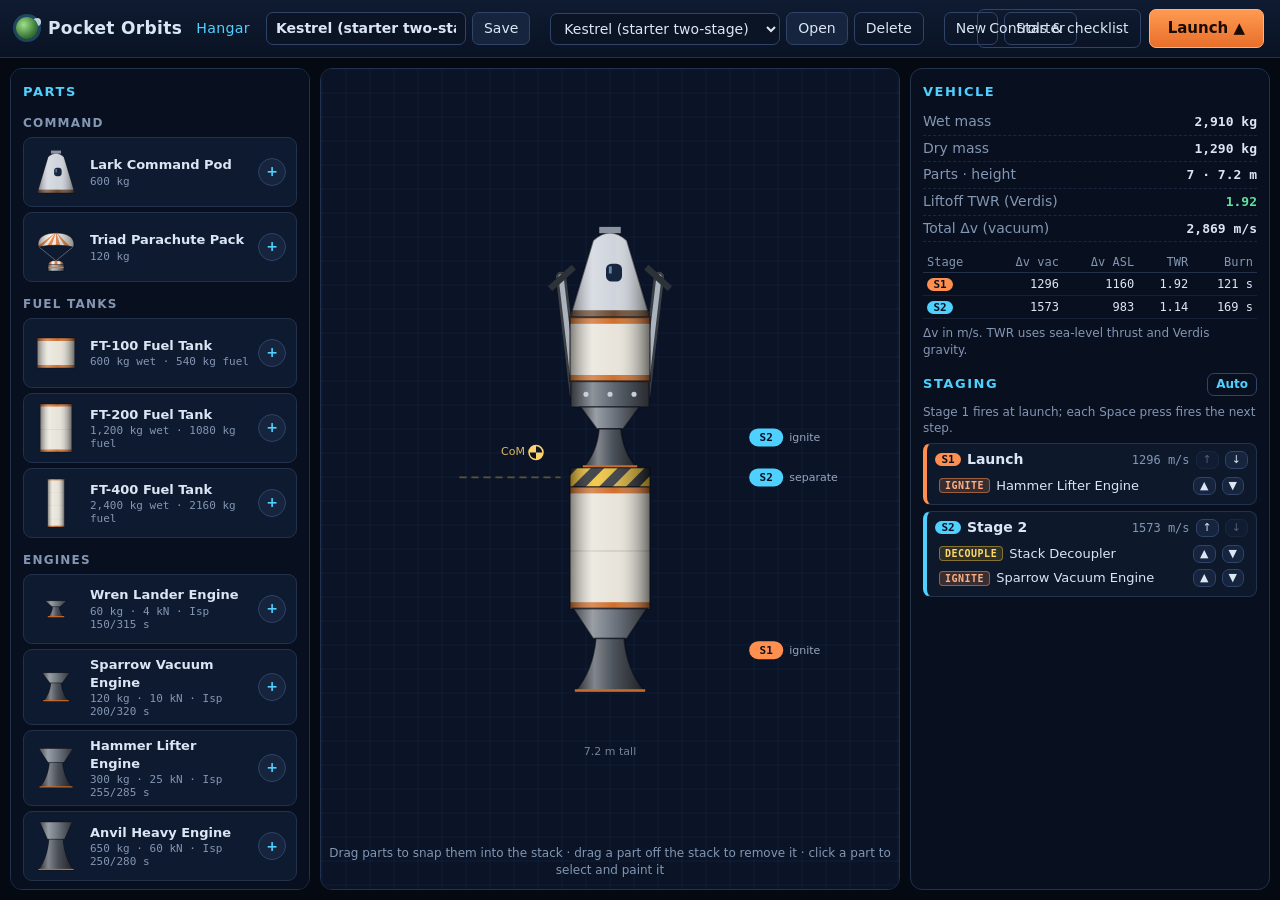
<file: index.html>
<!doctype html>
<html lang="en">
<head>
<meta charset="utf-8">
<meta name="viewport" content="width=device-width, initial-scale=1">
<title>Pocket Orbits</title>
<link rel="stylesheet" href="css/style.css">
</head>
<body>
<div id="app">

  <!-- ============================== HANGAR ============================== -->
  <section id="hangar" class="screen">
    <header class="bar">
      <div class="brand"><span class="logo"></span>Pocket Orbits <small>Hangar</small></div>
      <div class="design-controls">
        <input id="designName" maxlength="40" spellcheck="false" aria-label="Design name" placeholder="Design name">
        <button id="btnSave" title="Save this design in your browser (Ctrl+S)">Save</button>
        <span class="sep"></span>
        <select id="designSelect" aria-label="Saved designs and presets"></select>
        <button id="btnOpen">Open</button>
        <button id="btnDelete" class="ghost" title="Delete the selected saved design">Delete</button>
        <span class="sep"></span>
        <button id="btnNew" class="ghost">New</button>
        <button id="btnStarter" class="ghost" title="Load the ready-to-fly two-stage Kestrel">Starter</button>
      </div>
      <div class="bar-right">
        <button id="btnHelpH" class="ghost">Controls &amp; checklist</button>
        <button id="btnLaunch" class="primary">Launch ▲</button>
      </div>
    </header>
    <div class="hangar-body">
      <aside id="catalog" class="panel scroll"></aside>
      <main id="assembly">
        <canvas id="stackCanvas"></canvas>
        <div id="selToolbar" class="hidden">
          <button data-act="up" title="Move up (Alt+↑)">▲ Up</button>
          <button data-act="down" title="Move down (Alt+↓)">▼ Down</button>
          <button data-act="remove" class="danger" title="Remove (Delete)">✕ Remove</button>
        </div>
        <div class="assembly-hint">Drag parts to snap them into the stack · drag a part off the stack to remove it · click a part to select and paint it</div>
      </main>
      <aside id="info" class="panel scroll">
        <section id="paintSection" class="hidden"></section>
        <section><h2>Vehicle</h2><div id="stats"></div></section>
        <section><h2>Staging <button id="btnAutoStage" class="small ghost" title="Restore the default staging order">Auto</button></h2>
          <p class="note">Stage 1 fires at launch; each Space press fires the next step.</p>
          <div id="staging"></div></section>
        <section id="warnings"></section>
      </aside>
    </div>
    <div id="hangarToast" class="toast"></div>
    <canvas id="dragGhost" width="96" height="112"></canvas>
  </section>

  <!-- ============================== FLIGHT ============================== -->
  <section id="flight" class="screen hidden">
    <canvas id="view"></canvas>
    <div id="vignette" aria-hidden="true"></div>
    <div id="topbar">
      <div id="situation"></div>
      <div id="clock"></div>
      <div id="warpBox">
        <button id="wDown" title="Slower warp ( , )">◀◀</button>
        <div class="warp-mid"><b id="warpLabel">1×</b><small id="warpMode">real time</small></div>
        <button id="wUp" title="Faster warp ( . )">▶▶</button>
        <button id="wStop" class="small" title="Real time ( / )">1×</button>
        <div id="warpNote"></div>
      </div>
      <div class="top-right">
        <button id="btnSound" title="Sound on/off (U)">Sound · U</button>
        <button id="btnMap" title="Toggle map view (M)">Map · M</button>
        <button id="btnHelpF" title="Controls and checklist (H)">Help · H</button>
        <button id="btnMenu" title="Pause menu (Esc)">Menu · Esc</button>
      </div>
    </div>
    <div id="telemetry" class="panel hud"></div>
    <div id="stageStack" class="panel hud"></div>
    <div id="hudCenter">
      <div id="alerts" role="status" aria-live="assertive"></div>
      <div id="messages" aria-live="polite"></div>
    </div>
    <div id="mapPanel" class="panel hud hidden"></div>
    <div id="nodePanel" class="panel hud hidden"></div>
    <div id="controls" class="panel hud">
      <div class="ctl dial-wrap"><canvas id="dial" width="150" height="150"></canvas><small>attitude · ◯ prograde · ⊗ retrograde</small></div>
      <div class="ctl throttle">
        <div class="ctl-title">Throttle <b id="throttleLabel">100%</b></div>
        <div class="thr-row">
          <div class="thr-gauge"><i id="throttleFill"></i></div>
          <input id="throttleSlider" type="range" min="0" max="100" value="100" orient="vertical" aria-label="Throttle">
          <div class="thr-btns">
            <button id="thrMax" title="Full throttle (Z)">MAX <small>Z</small></button>
            <button id="thrUp" title="Throttle up (W / ↑, Shift = fine)">▲ <small>W</small></button>
            <button id="thrDown" title="Throttle down (S / ↓, Shift = fine)">▼ <small>S</small></button>
            <button id="thrCut" title="Cut throttle (X)">CUT <small>X</small></button>
          </div>
        </div>
      </div>
      <div class="ctl attitude">
        <div class="ctl-title">Attitude</div>
        <div class="rot-row">
          <button id="rotL" title="Rotate left (A / ←)">⟲ <small>A</small></button>
          <button id="rotR" title="Rotate right (D / →)">⟳ <small>D</small></button>
        </div>
        <div id="sasButtons">
          <button data-mode="stability" title="Hold current attitude (T toggles)">STABILITY <small>T</small></button>
          <button data-mode="off" title="Free rotation">SAS OFF</button>
          <button data-mode="prograde" title="Point along velocity (P)">PROGRADE <small>P</small></button>
          <button data-mode="retrograde" title="Point against velocity (R)">RETROGRADE <small>R</small></button>
          <button data-mode="maneuver" class="wide" title="Point along the next maneuver burn (V)">MANEUVER <small>V</small></button>
        </div>
      </div>
      <button id="btnStage" class="stage-btn" title="Activate next stage (Space)">STAGE<small>Space</small></button>
    </div>
    <div id="outcome" class="modal hidden"></div>
    <div id="menu" class="modal hidden">
      <div class="card">
        <h2>Paused</h2>
        <label class="volume-row">Sound volume <input id="volumeSlider" type="range" min="0" max="100" value="80" aria-label="Sound volume"><b id="volumeLabel">80%</b></label>
        <div class="actions vertical">
          <button data-act="resume" class="primary">Resume</button>
          <button data-act="revert">Revert to launch</button>
          <button data-act="hangar">Back to hangar</button>
          <button data-act="help">Controls &amp; checklist</button>
        </div>
      </div>
    </div>
  </section>

  <!-- ============================== HELP ============================== -->
  <div id="help" class="modal hidden">
    <div class="card help-card scroll">
      <button class="close" data-close aria-label="Close">✕</button>
      <h2>Controls</h2>
      <div class="keys">
        <div><kbd>Space</kbd> Activate next stage</div>
        <div><kbd>W</kbd>/<kbd>S</kbd> or <kbd>↑</kbd>/<kbd>↓</kbd> Throttle up / down (<kbd>Shift</kbd> = fine)</div>
        <div><kbd>Z</kbd> Full throttle · <kbd>X</kbd> Cut throttle</div>
        <div><kbd>A</kbd>/<kbd>D</kbd> or <kbd>←</kbd>/<kbd>→</kbd> Rotate left / right</div>
        <div><kbd>T</kbd> Stability assist on/off · <kbd>P</kbd> Hold prograde · <kbd>R</kbd> Hold retrograde</div>
        <div><kbd>V</kbd> Hold maneuver burn · <kbd>Del</kbd> Delete selected maneuver node</div>
        <div><kbd>U</kbd> Sound on/off (volume in the <kbd>Esc</kbd> menu)</div>
        <div><kbd>.</kbd> Faster warp · <kbd>,</kbd> Slower warp · <kbd>/</kbd> Real time</div>
        <div><kbd>M</kbd> Map view · <kbd>Tab</kbd> Map focus · <kbd>N</kbd> Next target</div>
        <div>Wheel or <kbd>+</kbd>/<kbd>−</kbd> Zoom · <kbd>H</kbd> This help · <kbd>Esc</kbd> Pause menu</div>
      </div>
      <p class="note">Time warp above 4× only works while coasting outside the atmosphere. It slows down by itself before
        sphere-of-influence changes, atmospheric entry, the ground and the start of a planned maneuver burn.</p>

      <h2>Parachutes (Verdis only)</h2>
      <ul>
        <li>The <b>Triad Parachute Pack</b> goes on top of the pod and fires as the last stage. Press <kbd>Space</kbd> to arm it
          any time; it opens by itself.</li>
        <li>Falling through the air below 8 km and under 250 m/s, two <b>drogues</b> open. Below 2.5 km and under 90 m/s, the
          three <b>mains</b> open one after another and the drogues are cut away.</li>
        <li>Under the mains the craft hangs upright and can't be steered, touchdowns up to 7 m/s are safe, and time warp
          goes up to 50×. The HUD's <b>TOUCHDOWN</b> row (and the map) give the time and speed to expect; a heavy craft
          may need a short engine burn at the end.</li>
      </ul>

      <h2>Cautions and warnings</h2>
      <ul>
        <li><b>Cautions</b> appear as amber ⚠ strips under the warp control, with a two-tone chime: <i>Stage empty</i> (the
          <b>STAGE</b> button pulses too), <i>Low fuel</i>, and near the ground <i>Sink rate</i>, <i>Drift</i>, <i>Tilt</i> and
          <i>Steep ground</i>.</li>
        <li>A <b>warning</b> is red: the screen edges flash and it beeps. <i>Sink rate · burn now</i> means that even at
          full thrust you will only just slow to a safe touchdown speed before the ground.</li>
        <li>HUD rows that need attention get a ⚠ and turn amber or red. <b>PERIAPSIS</b> gets a ✓ once the orbit clears the
          atmosphere (or the surface).</li>
      </ul>

      <h2>Maneuver nodes</h2>
      <ul>
        <li>In the map (<kbd>M</kbd>), <b>click your trajectory</b> to add a node there. Its dashed path shows the orbit after the burn,
          with apoapsis, periapsis and moon encounters, computed with the same rules as flight.</li>
        <li>Drag the green <b>prograde/retrograde</b> or cyan <b>radial</b> handles: the farther you pull, the faster Δv changes.
          Or use the node panel's buttons (hold to repeat) and type exact values.</li>
        <li>Drag the node itself along the path, or use the time buttons (±1 s … ± one orbit), to move it in time.</li>
        <li>Click the planned (dashed) path to chain another node, e.g. plan the capture at the moon before leaving.</li>
        <li>To reach a moon, target it: the map panel shows the phase angle and when to burn. Click your path where you will be
          at that moment (the node panel's “Node in” tells you), give the node about the suggested prograde Δv, then fine-tune
          until the dashed path shows the encounter.</li>
        <li>To fly it: <b>Warp to burn</b> (warp stops 10 s before the burn starts), press <kbd>V</kbd> to hold the burn direction
          (blue marker on the dial), and throttle up when “Start burn” says NOW. Remaining Δv counts down; cut the throttle
          near zero and the node removes itself.</li>
      </ul>

      <h2>Flight checklist — Kestrel starter</h2>
      <h3>1 · Reach orbit</h3>
      <ol>
        <li>In the hangar press <b>Launch ▲</b>. Throttle starts at 100%.</li>
        <li>Press <kbd>Space</kbd>: the Hammer engine lights and you lift off.</li>
        <li>At <b>500 m</b> altitude hold <kbd>D</kbd> until the attitude dial reads <b>25° R</b>, then let go. Stability assist holds the tilt.</li>
        <li>When the green prograde marker on the dial swings up to the yellow needle (about 1.5 km), press <kbd>P</kbd>. The rocket now gravity-turns on its own.</li>
        <li>Watch <b>APOAPSIS</b>. When it reaches <b>30 km</b> (about T+1:40, 11 km up), press <kbd>X</kbd>.</li>
        <li>Above 15 km press <kbd>.</kbd> to warp toward apoapsis. Return to real time when the apoapsis timer shows ~15 s.</li>
        <li>About <b>5–10 s before apoapsis</b> (still holding prograde) press <kbd>Z</kbd>. Cut with <kbd>X</kbd> as soon as <b>PERIAPSIS</b> passes <b>20 km</b>. You are in orbit (about 30 × 20 km). The booster keeps its leftover fuel for the next burn.</li>
      </ol>
      <h3>2 · Intercept the inner moon, Pock</h3>
      <ol>
        <li>Press <kbd>M</kbd> for the map and click <b>Pock</b> (or <kbd>N</kbd>) to target it.</li>
        <li>The map panel shows the phase angle and “Transfer burn ≈ 170 m/s prograde in …”. Warp until that countdown is a few seconds.</li>
        <li><kbd>P</kbd> then <kbd>Z</kbd>. Press <kbd>Space</kbd> when the booster runs dry (the Sparrow takes over).</li>
        <li>When the trajectory shows <b>Encounter Pock</b>, slow the throttle (<kbd>S</kbd>) and keep burning until the orange Pock periapsis reads <b>3–9 km</b>. Then <kbd>X</kbd>.</li>
        <li>Warp freely: it backs off automatically before the sphere-of-influence boundary.</li>
      </ol>
      <h3>3 · Enter lunar orbit and land</h3>
      <ol>
        <li>After “Entered Pock’s sphere of influence”, warp until the periapsis timer reads ~40 s.</li>
        <li><kbd>R</kbd> (retrograde) and <kbd>Z</kbd>: burn until an apoapsis appears below ~15 km. Pock’s gravity reaches only ~21 km up. <kbd>X</kbd>.</li>
        <li>To deorbit: <kbd>R</kbd>, <kbd>Z</kbd> until <b>PERIAPSIS</b> is below −3 km, then <kbd>X</kbd>.</li>
        <li>Warp down (it slows near the ground). Keep retrograde hold. At about <b>500 m RADAR</b>, throttle up and keep the descent rate near RADAR ÷ 10. A red <b>SINK RATE · BURN NOW</b> means full throttle, now.</li>
        <li>Below ~50 m, once horizontal speed is under 1 m/s: <kbd>T</kbd> (stability), stand upright with <kbd>A</kbd>/<kbd>D</kbd> and settle down slowly.</li>
        <li>Safe touchdown with legs: descent ≤ 6 m/s, horizontal ≤ 3 m/s, tilt ≤ 12°, ground slope ≤ 25° (the HUD's <b>GROUND</b> row shows slope).</li>
      </ol>
      <p class="note">Crashed? Press <b>Revert to launch</b> or <b>Back to hangar</b> on the result card, or open the <kbd>Esc</kbd> menu.</p>
    </div>
  </div>
</div>

<script src="js/config.js"></script>
<script src="js/orbit.js"></script>
<script src="js/system.js"></script>
<script src="js/planets.js"></script>
<script src="js/craft.js"></script>
<script src="js/paint.js"></script>
<script src="js/coast.js"></script>
<script src="js/maneuver.js"></script>
<script src="js/sim.js"></script>
<script src="js/render.js"></script>
<script src="js/audio.js"></script>
<script src="js/hangar.js"></script>
<script src="js/flightui.js"></script>
<script src="js/main.js"></script>
</body>
</html>
</file>
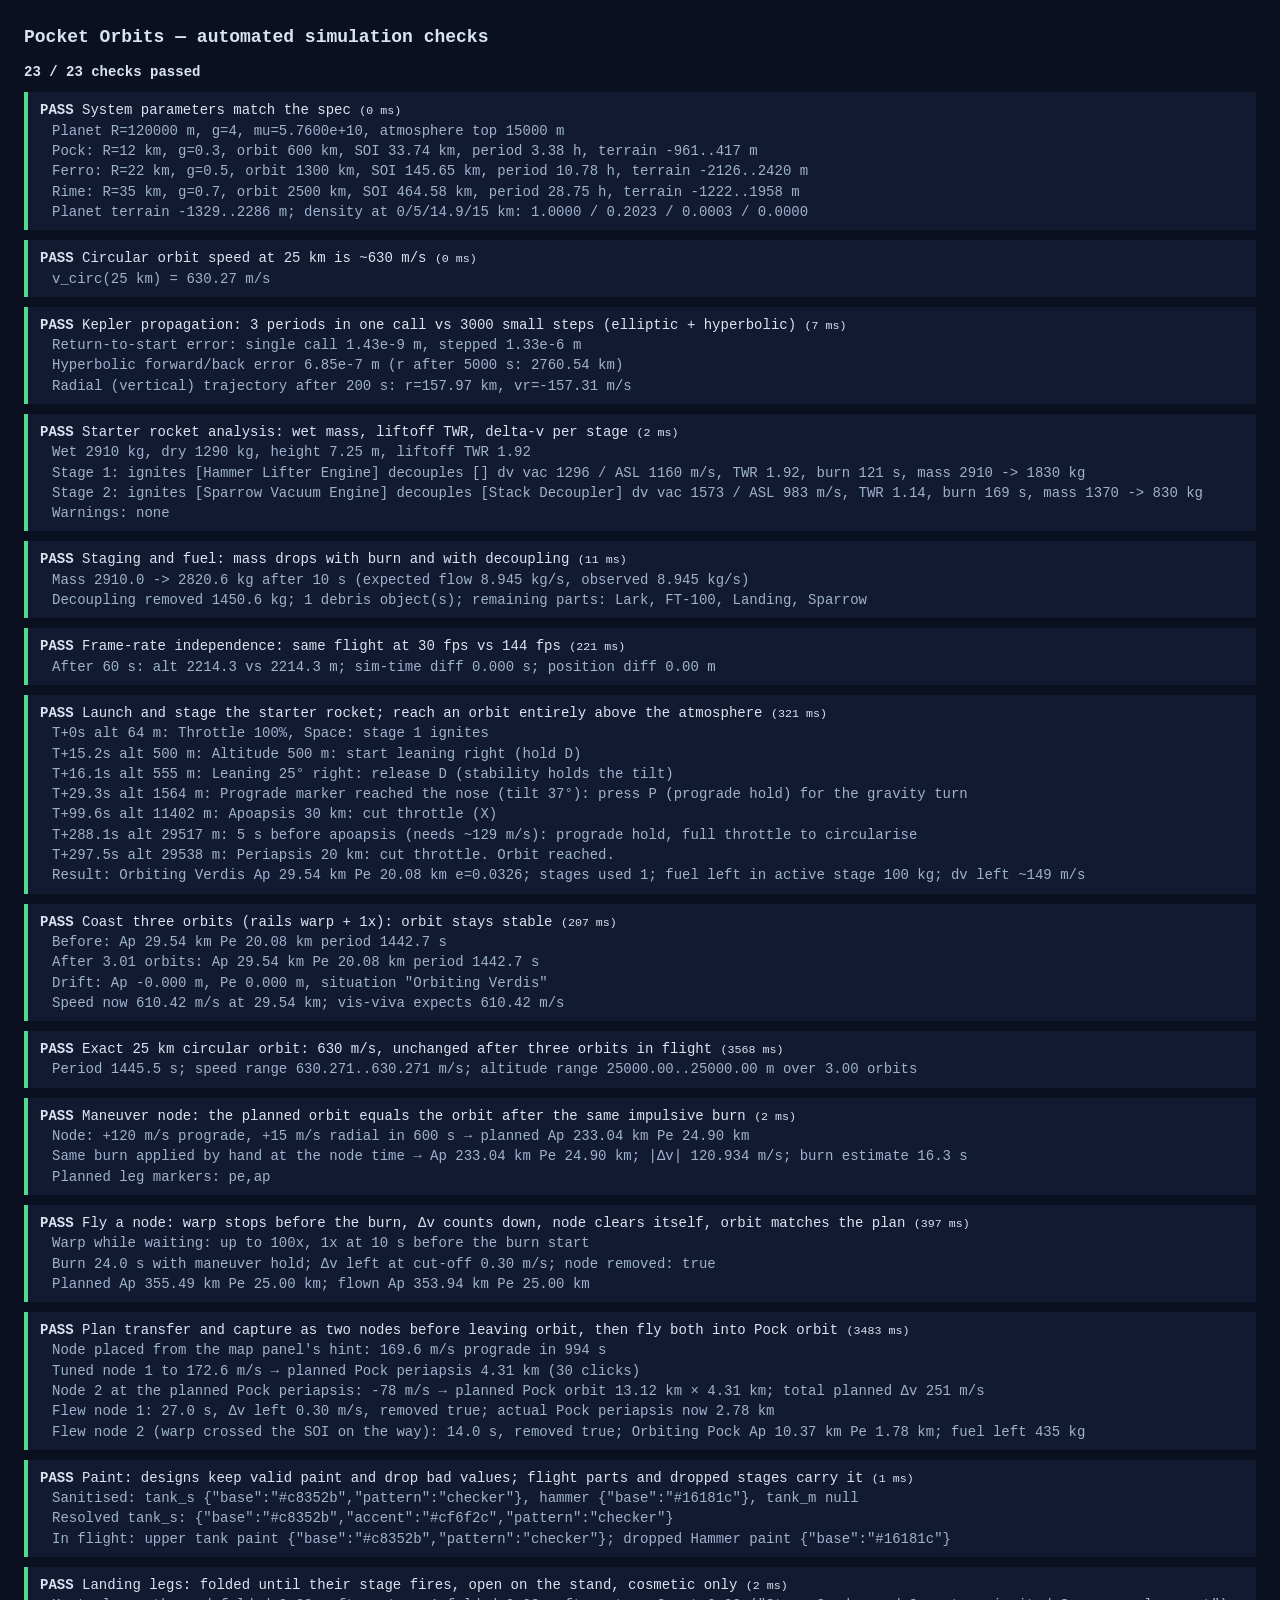
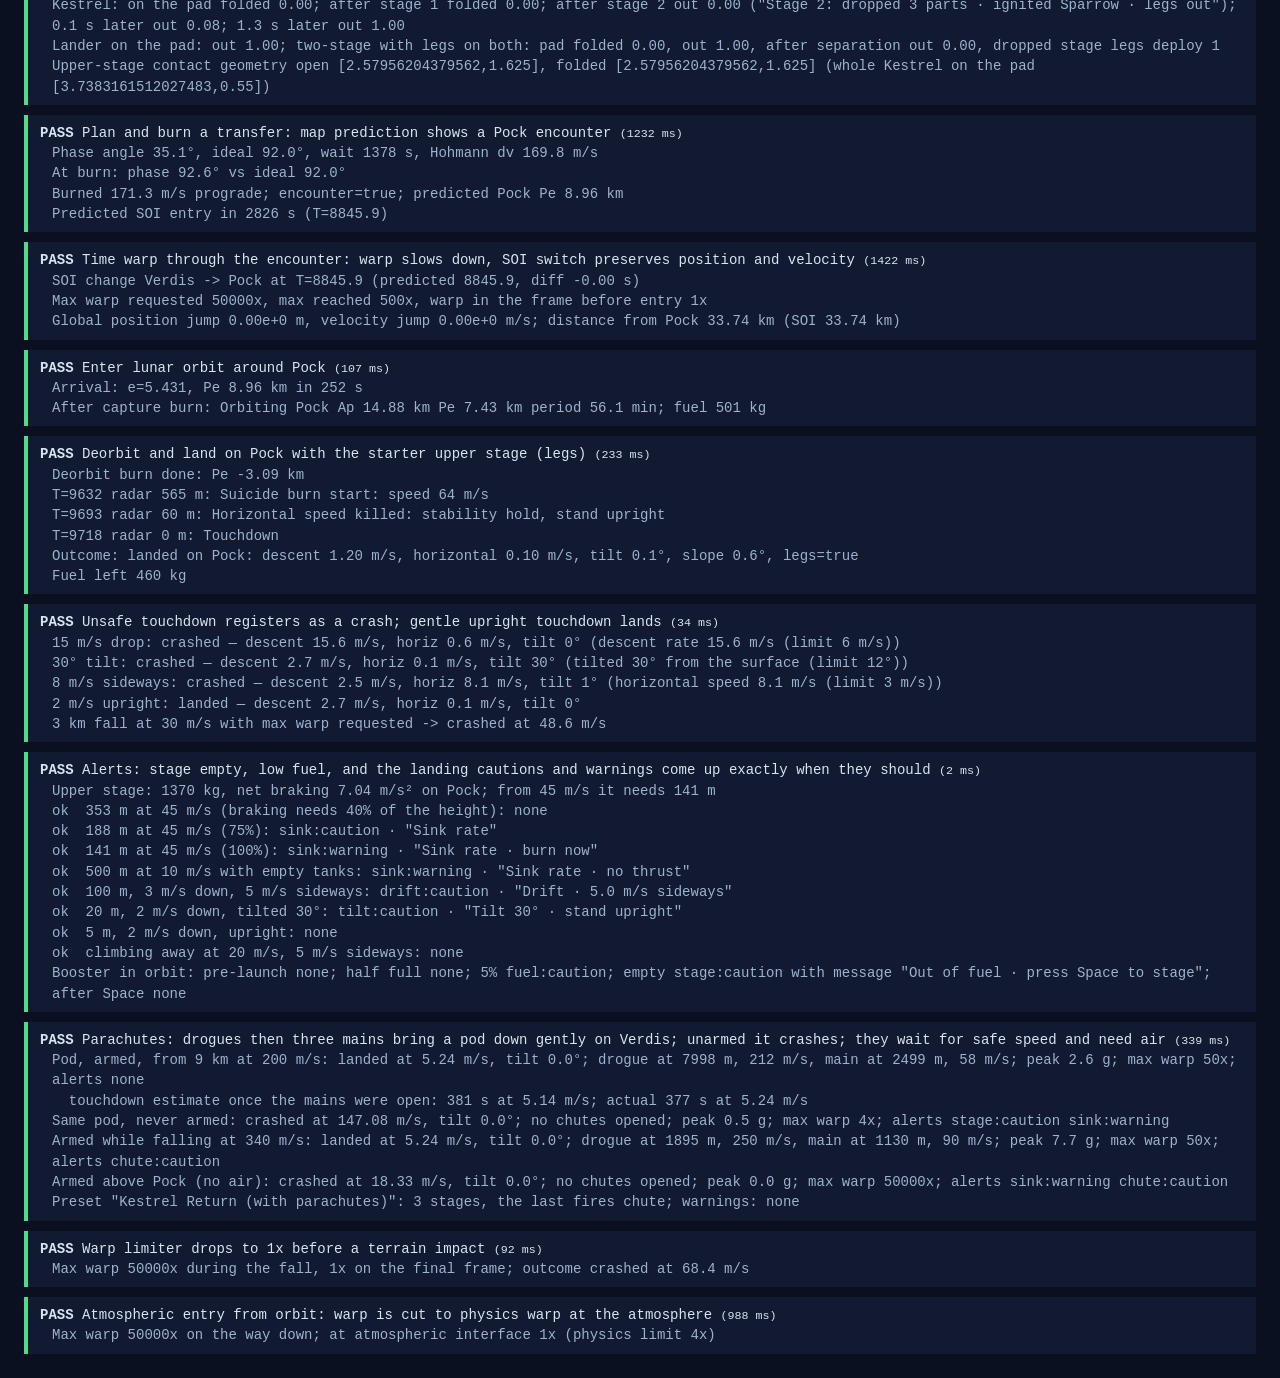
<file: tests/index.html>
<!doctype html>
<html lang="en">
<head>
<meta charset="utf-8">
<meta name="viewport" content="width=device-width, initial-scale=1">
<title>Pocket Orbits — core checks</title>
<style>
  body { font: 14px/1.45 ui-monospace, Menlo, Consolas, monospace; background: #0b1020; color: #d9e4f2; margin: 24px; }
  h1 { font-size: 18px; }
  .t { margin: 10px 0; padding: 8px 12px; border-left: 4px solid #555; background: #111a30; }
  .pass { border-color: #4fdc8a; } .fail { border-color: #ff5d5d; }
  .d { color: #9fb2cc; white-space: pre-wrap; margin-left: 12px; }
  #summary { font-weight: bold; }
</style>
</head>
<body>
<h1>Pocket Orbits — automated simulation checks</h1>
<div id="summary">Running…</div>
<div id="out"></div>
<script src="../js/config.js"></script>
<script src="../js/orbit.js"></script>
<script src="../js/system.js"></script>
<script src="../js/craft.js"></script>
<script src="../js/paint.js"></script>
<script src="../js/coast.js"></script>
<script src="../js/maneuver.js"></script>
<script src="../js/sim.js"></script>
<script src="pilots.js"></script>
<script>
  // Run after first paint so the page shows "Running…" while the missions fly.
  setTimeout(function () {
    const s = document.createElement('script');
    s.src = 'core-tests.js';
    s.onload = function () {
      const R = window.TEST_RESULTS.results;
      const out = document.getElementById('out');
      R.forEach(function (r) {
        const div = document.createElement('div');
        div.className = 't ' + (r.pass ? 'pass' : 'fail');
        div.innerHTML = '<b>' + (r.pass ? 'PASS' : 'FAIL') + '</b> ' + r.name + ' <small>(' + r.ms + ' ms)</small>';
        const dd = document.createElement('div');
        dd.className = 'd';
        dd.textContent = r.details.join('\n');
        div.appendChild(dd);
        out.appendChild(div);
      });
      const passed = R.filter(function (r) { return r.pass; }).length;
      document.getElementById('summary').textContent = passed + ' / ' + R.length + ' checks passed';
      window.TESTS_DONE = true;
    };
    document.body.appendChild(s);
  }, 50);
</script>
</body>
</html>
</file>
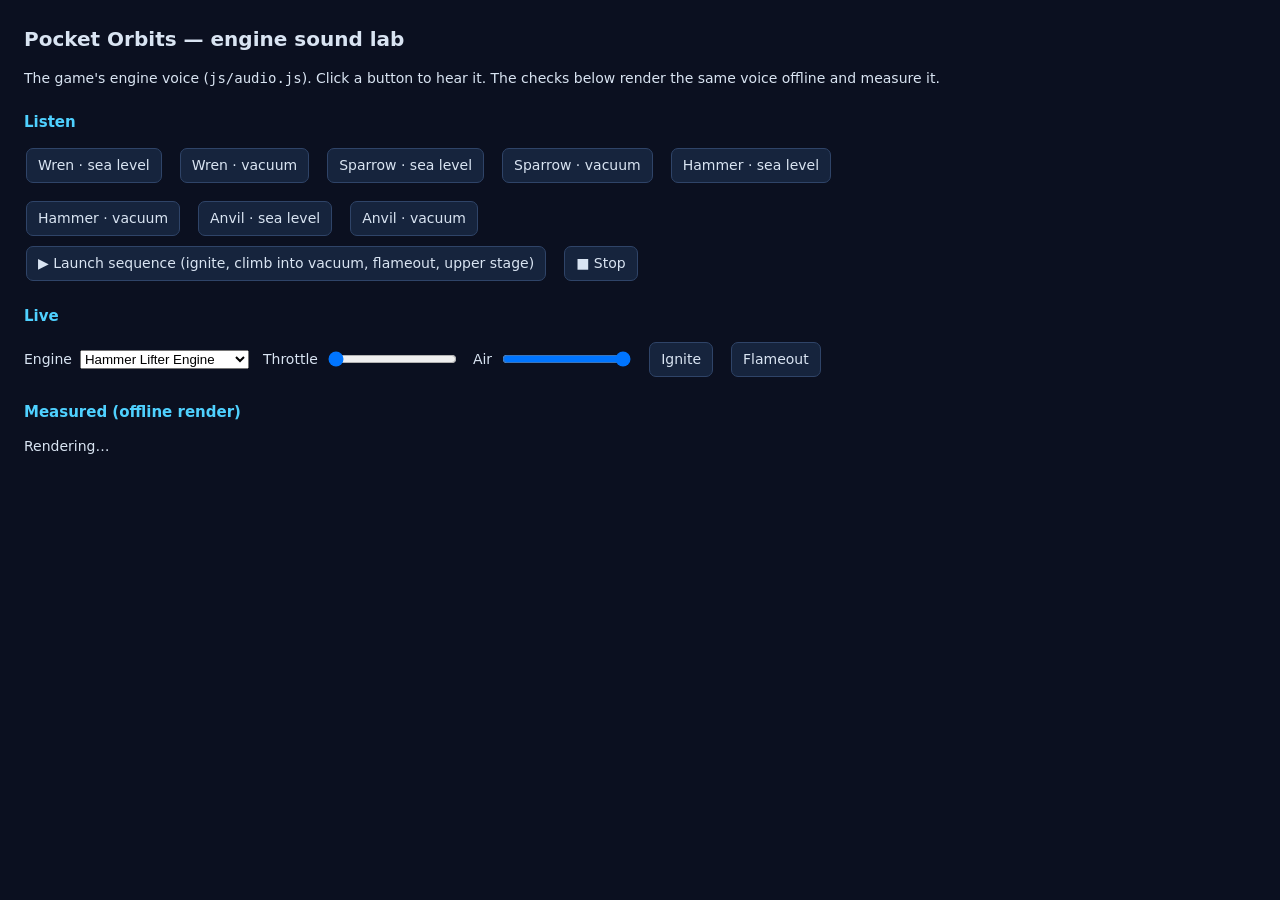
<file: tests/audio.html>
<!doctype html>
<html lang="en">
<head>
<meta charset="utf-8">
<meta name="viewport" content="width=device-width, initial-scale=1">
<title>Pocket Orbits — sound lab</title>
<style>
  body { font: 14px/1.5 system-ui, sans-serif; background: #0b1020; color: #d9e4f2; margin: 24px; max-width: 980px; }
  h1 { font-size: 20px; } h2 { font-size: 15px; color: #4fd1ff; margin-top: 22px; }
  button { font: inherit; color: inherit; background: #16243d; border: 1px solid #2f4468; border-radius: 7px; padding: 6px 11px; cursor: pointer; margin: 2px; }
  button:hover { background: #1d3152; }
  .row { display: flex; gap: 14px; align-items: center; flex-wrap: wrap; margin: 6px 0; }
  label { display: flex; gap: 8px; align-items: center; }
  table { border-collapse: collapse; font: 12px ui-monospace, Menlo, Consolas, monospace; margin-top: 8px; }
  td, th { padding: 3px 10px; border-bottom: 1px solid #22324d; text-align: right; }
  th:first-child, td:first-child { text-align: left; }
  .pass { color: #5fe39a; } .fail { color: #ff5d5d; }
  #checks div { font: 12px ui-monospace, Menlo, Consolas, monospace; }
</style>
</head>
<body>
<h1>Pocket Orbits — engine sound lab</h1>
<p>The game's engine voice (<code>js/audio.js</code>). Click a button to hear it. The checks below render the same voice offline and measure it.</p>

<h2>Listen</h2>
<div class="row" id="engineButtons"></div>
<div class="row"><button id="launch">▶ Launch sequence (ignite, climb into vacuum, flameout, upper stage)</button><button id="stop">■ Stop</button></div>
<h2>Live</h2>
<div class="row">
  <label>Engine <select id="liveEngine"></select></label>
  <label>Throttle <input id="liveThrottle" type="range" min="0" max="100" value="0"></label>
  <label>Air <input id="liveAir" type="range" min="0" max="100" value="100"></label>
  <button id="liveIgnite">Ignite</button><button id="liveSputter">Flameout</button>
</div>

<h2>Measured (offline render)</h2>
<div id="table"></div>
<div id="checks">Rendering…</div>

<script src="../js/config.js"></script>
<script src="../js/audio.js"></script>
<script>
  const SR = 44100;
  const engines = Object.entries(SB.CONFIG.parts).filter(([, d]) => d.category === 'engine');
  const params = (def, throttle, air) => ({
    level: SB.AudioSynth.levelFor({ firing: throttle > 0, throttle, thrust: def.thrust, air }, SB.CONFIG.audio.vacuumLevel),
    size: def.sound.size, crackle: def.sound.crackle, whine: def.sound.whine, throttle, air, rate: 1,
  });

  // ---------------------------------------------------------------- offline analysis
  async function render(seconds, script) {
    const ctx = new OfflineAudioContext(1, Math.round(SR * seconds), SR);
    const bufs = SB.AudioSynth.makeBuffers(ctx);
    const chain = SB.AudioSynth.buildChain(ctx);
    chain.engineBus.gain.value = 1;
    chain.master.gain.value = SB.CONFIG.audio.masterVolume;
    const v = new SB.AudioSynth.EngineVoice(ctx, chain.engineBus, bufs);
    script(v, ctx);
    return (await ctx.startRendering()).getChannelData(0);
  }
  const rms = (x, a, b) => { let s = 0; const i0 = Math.floor(a * SR), i1 = Math.floor(b * SR); for (let i = i0; i < i1; i++) s += x[i] * x[i]; return Math.sqrt(s / (i1 - i0)); };
  const peak = (x) => { let m = 0; for (let i = 0; i < x.length; i++) m = Math.max(m, Math.abs(x[i])); return m; };
  function goertzel(x, start, N, f) {
    const w = (2 * Math.PI * f) / SR, c = 2 * Math.cos(w);
    let s1 = 0, s2 = 0;
    for (let i = 0; i < N; i++) { const s = x[start + i] + c * s1 - s2; s2 = s1; s1 = s; }
    return (s1 * s1 + s2 * s2 - c * s1 * s2) / (N * N);
  }
  function centroid(x, t) {
    const start = Math.floor(t * SR), N = 8192;
    let num = 0, den = 0;
    for (let k = 0; k < 64; k++) {
      const f = 40 * Math.pow(12000 / 40, k / 63);
      const p = goertzel(x, start, N, f) * f; // weight by bin width on a log scale
      num += f * p; den += p;
    }
    return num / den;
  }
  const windowMax = (x, a, b, w) => { let m = 0; for (let t = a; t + w <= b; t += w / 2) m = Math.max(m, rms(x, t, t + w)); return m; };
  const windowMean = (x, a, b, w) => { let s = 0, n = 0; for (let t = a; t + w <= b; t += w) { s += rms(x, t, t + w); n++; } return s / n; };

  async function analyse() {
    const def = (id) => SB.CONFIG.parts[id];
    const steady = (id, thr, air, secs) => render(secs || 2, (v) => v.set(params(def(id), thr, air), 0.03, 0));
    const rows = [];
    for (const [id, d] of engines) {
      const sea = await steady(id, 1, 1), vac = await steady(id, 1, 0);
      rows.push({ id, name: d.name, seaRms: rms(sea, 1, 2), vacRms: rms(vac, 1, 2), seaCent: centroid(sea, 1.2), vacCent: centroid(vac, 1.2), seaPeak: peak(sea) });
    }
    const hammer = rows.find((r) => r.id === 'eng_hammer'), wren = rows.find((r) => r.id === 'eng_wren'), anvil = rows.find((r) => r.id === 'eng_anvil');
    const sweep = [];
    for (const thr of [0.25, 0.6, 1]) sweep.push(rms(await steady('eng_hammer', thr, 1), 1, 2));
    const silent = rms(await steady('eng_hammer', 0, 1), 1, 2);
    // the Sparrow's turbopump tone in vacuum
    const sp = def('eng_sparrow');
    const spVac = await steady('eng_sparrow', 1, 0);
    const wf = 1100 + 1900 * 1 * (1.2 - 0.5 * sp.sound.size);
    const s0 = Math.floor(1.0 * SR), N = 16384;
    const tone = goertzel(spVac, s0, N, wf), side = (goertzel(spVac, s0, N, wf * 0.85) + goertzel(spVac, s0, N, wf * 1.15)) / 2;
    // ignition transient, as the game does it: thump + whoosh while the voice ramps up
    const ign = await render(2.2, (v) => {
      v.set(params(def('eng_hammer'), 0, 1), 0.05, 0);
      v.ignite(1, def('eng_hammer').sound.size, 0.3);
      v.set(params(def('eng_hammer'), 1, 1), 0.04, 0.3);
    });
    const ignPeak = windowMax(ign, 0.3, 0.8, 0.02), ignSteady = windowMean(ign, 1.5, 2.1, 0.02);
    // flameout: sputter, hold for 0.45 s, then silence (the update loop's sequence)
    const fo = await render(2.6, (v) => {
      v.set(params(def('eng_hammer'), 1, 1), 0.03, 0);
      v.sputter(1.0);
      v.set(Object.assign(params(def('eng_hammer'), 0, 1), { level: 0 }), 0.09, 1.45);
    });
    const foBefore = rms(fo, 0.5, 1.0), foDuring = rms(fo, 1.0, 1.45), foAfter = rms(fo, 2.0, 2.6);
    // count coughs: each time the level drops from a burst (> 50% of the roar) to a gap (< 30%)
    let dips = 0, high = true;
    for (let t = 0.98; t < 1.5; t += 0.01) {
      const l = rms(fo, t, t + 0.03) / foBefore;
      if (high && l < 0.3) { dips++; high = false; } else if (!high && l > 0.5) high = true;
    }

    const checks = [
      ['Every engine is audible at sea level', rows.every((r) => r.seaRms > 0.02), rows.map((r) => `${r.id} ${r.seaRms.toFixed(3)}`).join(', ')],
      ['Vacuum is quieter than sea level for every engine', rows.every((r) => r.vacRms < r.seaRms * 0.85), rows.map((r) => `${(r.vacRms / r.seaRms).toFixed(2)}`).join(', ')],
      ['Vacuum is muffled (lower spectral centroid)', rows.every((r) => r.vacCent < r.seaCent * 0.75), rows.map((r) => `${Math.round(r.seaCent)}→${Math.round(r.vacCent)} Hz`).join(', ')],
      ['Bigger engines sound deeper (Wren brighter than Anvil)', wren.seaCent > anvil.seaCent * 1.2, `Wren ${Math.round(wren.seaCent)} Hz, Hammer ${Math.round(hammer.seaCent)} Hz, Anvil ${Math.round(anvil.seaCent)} Hz`],
      ['Bigger engines are louder (Anvil > Hammer > Wren)', anvil.seaRms > hammer.seaRms && hammer.seaRms > wren.seaRms, `${anvil.seaRms.toFixed(3)} > ${hammer.seaRms.toFixed(3)} > ${wren.seaRms.toFixed(3)}`],
      ['Louder with more throttle (25% < 60% < 100%)', sweep[0] < sweep[1] && sweep[1] < sweep[2], sweep.map((x) => x.toFixed(3)).join(' < ')],
      ['Silent with the throttle closed', silent < 1e-3, silent.toExponential(2)],
      ['Sparrow turbopump whine stands out in vacuum', tone > side * 4, `${Math.round(wf)} Hz tone ${(tone / side).toFixed(1)}× its neighbours`],
      ['Ignition has a transient above the steady roar', ignPeak > ignSteady * 1.25, `peak ${ignPeak.toFixed(3)} vs steady ${ignSteady.toFixed(3)}`],
      ['Flameout coughs, then falls silent', dips >= 2 && foAfter < foBefore * 0.03 && foDuring > foBefore * 0.1, `${dips} coughs, level ${foBefore.toFixed(3)} → ${foAfter.toExponential(1)}`],
      ['No clipping, even for the Anvil at full throttle', rows.every((r) => r.seaPeak < 0.99), `max peak ${Math.max(...rows.map((r) => r.seaPeak)).toFixed(3)}`],
    ];
    window.AUDIO_CHECK = { checks: checks.map(([name, pass, detail]) => ({ name, pass: !!pass, detail })), rows };
    document.getElementById('table').innerHTML = '<table><tr><th>Engine</th><th>RMS sea</th><th>RMS vac</th><th>centroid sea</th><th>centroid vac</th><th>peak</th></tr>' +
      rows.map((r) => `<tr><td>${r.name}</td><td>${r.seaRms.toFixed(3)}</td><td>${r.vacRms.toFixed(3)}</td><td>${Math.round(r.seaCent)} Hz</td><td>${Math.round(r.vacCent)} Hz</td><td>${r.seaPeak.toFixed(3)}</td></tr>`).join('') + '</table>';
    document.getElementById('checks').innerHTML = window.AUDIO_CHECK.checks.map((c) => `<div class="${c.pass ? 'pass' : 'fail'}">${c.pass ? 'PASS' : 'FAIL'} ${c.name} — ${c.detail}</div>`).join('');
  }
  analyse().catch((e) => { window.AUDIO_CHECK = { error: String(e && e.stack || e), checks: [] }; document.getElementById('checks').textContent = 'Error: ' + e; });

  // ---------------------------------------------------------------- listening
  let live = null;
  function liveCtx() {
    if (live) return live;
    const ctx = new AudioContext();
    const bufs = SB.AudioSynth.makeBuffers(ctx);
    const chain = SB.AudioSynth.buildChain(ctx);
    chain.engineBus.gain.value = 1;
    chain.master.gain.value = SB.CONFIG.audio.masterVolume;
    live = { ctx, bufs, chain, voice: new SB.AudioSynth.EngineVoice(ctx, chain.engineBus, bufs) };
    return live;
  }
  function resetVoice() {
    const L = liveCtx();
    L.voice.stop();
    L.voice = new SB.AudioSynth.EngineVoice(L.ctx, L.chain.engineBus, L.bufs);
    return L;
  }
  function playSteady(id, air) {
    const L = resetVoice(), d = SB.CONFIG.parts[id], t = L.ctx.currentTime + 0.05;
    L.voice.ignite(1, d.sound.size, t);
    L.voice.set(params(d, 1, air), 0.04, t);
    L.voice.set(Object.assign(params(d, 0, air), { level: 0 }), 0.12, t + 3);
  }
  function launchSequence() {
    const L = resetVoice(), t0 = L.ctx.currentTime + 0.05;
    const H = SB.CONFIG.parts.eng_hammer, S = SB.CONFIG.parts.eng_sparrow;
    L.voice.ignite(1, H.sound.size, t0);
    L.voice.set(params(H, 1, 1), 0.04, t0);
    for (let k = 1; k <= 30; k++) L.voice.set(params(H, 1, Math.max(0, 1 - k / 26)), 0.15, t0 + 1 + k * 0.2);
    L.voice.sputter(t0 + 8);
    L.voice.set(Object.assign(params(H, 0, 0), { level: 0 }), 0.09, t0 + 8.45);
    L.voice.ignite(0.7, S.sound.size, t0 + 9.2);
    L.voice.set(params(S, 1, 0), 0.04, t0 + 9.2);
    L.voice.set(params(S, 0.35, 0), 0.3, t0 + 11.5);
    L.voice.set(Object.assign(params(S, 0, 0), { level: 0 }), 0.1, t0 + 13.5);
  }
  const eb = document.getElementById('engineButtons'), sel = document.getElementById('liveEngine');
  for (const [id, d] of engines) {
    for (const [air, label] of [[1, 'sea level'], [0, 'vacuum']]) {
      const b = document.createElement('button');
      b.textContent = `${d.name.split(' ')[0]} · ${label}`;
      b.onclick = () => playSteady(id, air);
      eb.appendChild(b);
    }
    const o = document.createElement('option'); o.value = id; o.textContent = d.name; sel.appendChild(o);
  }
  sel.value = 'eng_hammer';
  document.getElementById('launch').onclick = launchSequence;
  document.getElementById('stop').onclick = () => { if (live) resetVoice(); };
  const liveUpdate = () => {
    const L = liveCtx(), d = SB.CONFIG.parts[sel.value];
    L.voice.set(params(d, document.getElementById('liveThrottle').value / 100, document.getElementById('liveAir').value / 100), 0.08);
  };
  for (const id of ['liveThrottle', 'liveAir', 'liveEngine']) document.getElementById(id).addEventListener('input', liveUpdate);
  document.getElementById('liveIgnite').onclick = () => { const L = liveCtx(); L.voice.ignite(1, SB.CONFIG.parts[sel.value].sound.size); liveUpdate(); };
  document.getElementById('liveSputter').onclick = () => { const L = liveCtx(); L.voice.sputter(); };
</script>
</body>
</html>
</file>
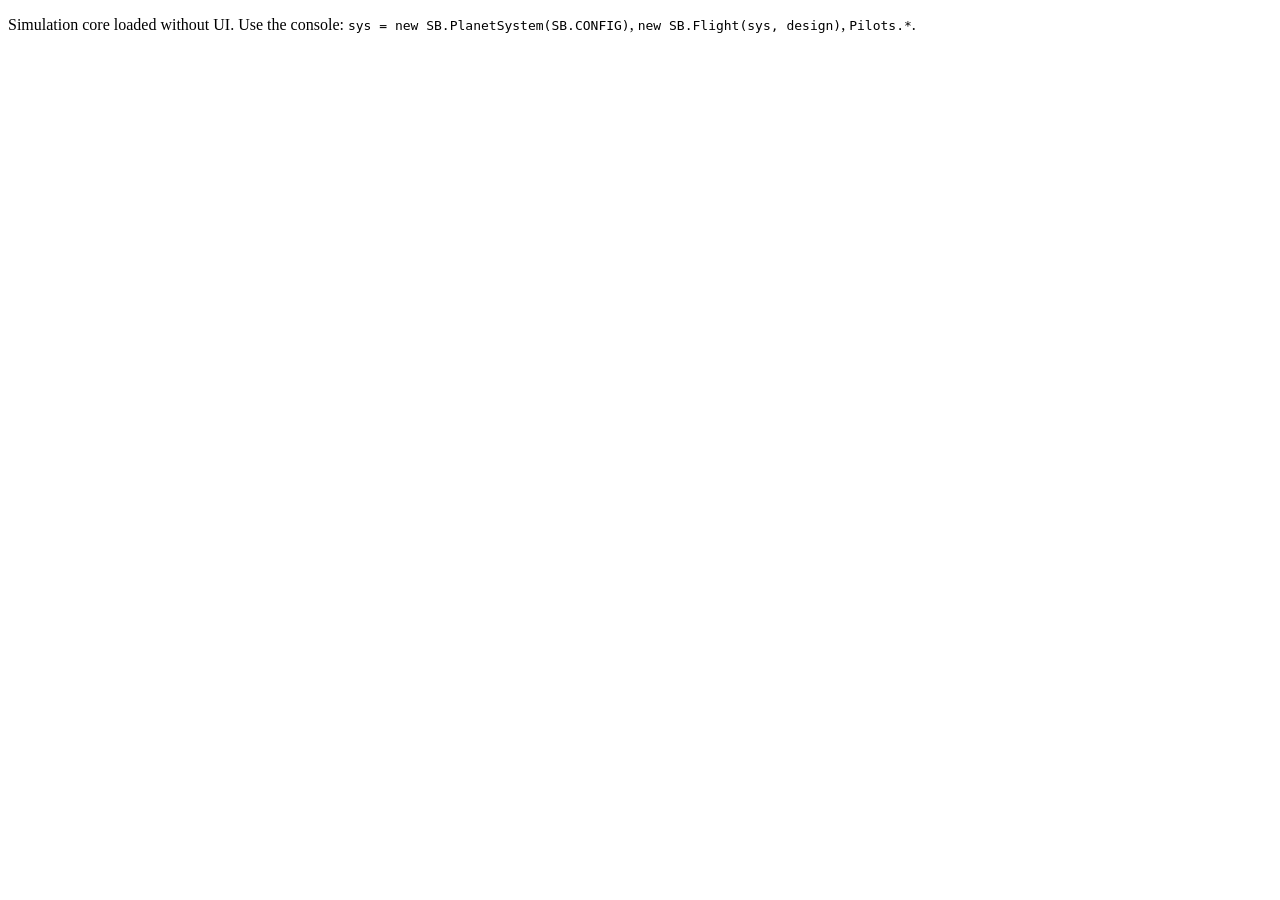
<file: tests/sandbox.html>
<!doctype html>
<html lang="en">
<head><meta charset="utf-8"><title>Pocket Orbits — sim sandbox</title></head>
<body>
<p>Simulation core loaded without UI. Use the console: <code>sys = new SB.PlanetSystem(SB.CONFIG)</code>, <code>new SB.Flight(sys, design)</code>, <code>Pilots.*</code>.</p>
<script src="../js/config.js"></script>
<script src="../js/orbit.js"></script>
<script src="../js/system.js"></script>
<script src="../js/craft.js"></script>
<script src="../js/paint.js"></script>
<script src="../js/coast.js"></script>
<script src="../js/maneuver.js"></script>
<script src="../js/sim.js"></script>
<script src="pilots.js"></script>
<script>window.READY = true;</script>
</body>
</html>
</file>
<file: css/style.css>
:root {
  --bg: #050912;
  --panel: rgba(10, 18, 34, 0.88);
  --panel-solid: #0c1628;
  --line: #22324d;
  --line-2: #2f4468;
  --text: #dbe6f5;
  --dim: #8396b3;
  --accent: #4fd1ff;
  --accent-2: #ff8f4f;
  --good: #5fe39a;
  --warn: #ffc14d;
  --bad: #ff5d5d;
  --mono: "JetBrains Mono", "SFMono-Regular", ui-monospace, Menlo, Consolas, monospace;
  --sans: "Inter", system-ui, -apple-system, "Segoe UI", Roboto, sans-serif;
}

* { box-sizing: border-box; }
html, body { margin: 0; height: 100%; background: var(--bg); color: var(--text); font: 14px/1.4 var(--sans); overflow: hidden; }
.hidden { display: none !important; }
.screen { position: fixed; inset: 0; }
button, select, input { font: inherit; color: inherit; }
button {
  background: #16243d; border: 1px solid var(--line-2); border-radius: 7px; padding: 6px 11px; cursor: pointer;
  transition: background .12s, border-color .12s, transform .05s;
}
button:hover:not(:disabled) { background: #1d3152; border-color: #45608c; }
button:active:not(:disabled), button.pressed { transform: translateY(1px); background: #243a60; }
button:disabled { opacity: .35; cursor: default; }
button.primary { background: linear-gradient(#ff9a52, #e86f2a); border-color: #ffb27d; color: #1a0c02; font-weight: 700; }
button.primary:hover { background: linear-gradient(#ffab6d, #f07a35); }
button.ghost { background: transparent; }
button.small { padding: 2px 8px; font-size: 12px; }
button.icon { padding: 1px 6px; font-size: 11px; line-height: 1.3; }
button.danger:hover { border-color: var(--bad); color: #ffb3b3; }
button.active { background: #133a52; border-color: var(--accent); color: #c9f1ff; }
select, input[type=text], input:not([type]) {
  background: #0b1424; border: 1px solid var(--line-2); border-radius: 7px; padding: 6px 9px;
}
small { color: var(--dim); }
kbd { font: 12px var(--mono); background: #18263f; border: 1px solid #36507a; border-bottom-width: 2px; border-radius: 4px; padding: 0 5px; }
.panel { background: var(--panel); border: 1px solid var(--line); border-radius: 12px; backdrop-filter: blur(6px); }
.scroll { overflow: auto; }
.note { color: var(--dim); font-size: 12px; margin: 6px 0; }
.note.warn { color: var(--warn); }
.good { color: var(--good); } .warn { color: var(--warn); } .bad { color: var(--bad); }

/* ------------------------------------------------------------ hangar */
.bar {
  position: absolute; top: 0; left: 0; right: 0; height: 58px; display: flex; align-items: center; gap: 16px; padding: 0 16px;
  background: linear-gradient(#0f1b31, #0a1324); border-bottom: 1px solid var(--line);
}
.brand { font-weight: 800; letter-spacing: .02em; font-size: 17px; display: flex; align-items: center; gap: 10px; white-space: nowrap; }
.brand small { font-weight: 500; color: var(--accent); margin-left: 4px; }
.logo { width: 22px; height: 22px; border-radius: 50%; background: radial-gradient(circle at 35% 35%, #9fe08a, #3d7a3a 60%, #1b3a20); box-shadow: 0 0 0 3px rgba(79,209,255,.25), 10px -6px 0 -7px #cfd4dc; }
.design-controls { display: flex; align-items: center; gap: 6px; flex: 1; min-width: 0; }
.design-controls input { width: 200px; font-weight: 600; }
.design-controls select { max-width: 230px; }
.sep { width: 1px; height: 24px; background: var(--line); margin: 0 4px; }
.bar-right { display: flex; gap: 8px; }
#btnLaunch { padding: 8px 18px; font-size: 15px; }

.hangar-body { position: absolute; top: 58px; bottom: 0; left: 0; right: 0; display: grid; grid-template-columns: 300px 1fr 360px; gap: 10px; padding: 10px; }
#catalog, #info { padding: 10px 12px; }
#catalog h2, #info h2 { font-size: 13px; text-transform: uppercase; letter-spacing: .12em; color: var(--accent); margin: 4px 0 8px; display: flex; align-items: center; justify-content: space-between; }
#catalog h3 { font-size: 12px; color: var(--dim); text-transform: uppercase; letter-spacing: .1em; margin: 14px 0 4px; }
.part-card {
  display: grid; grid-template-columns: 50px 1fr 30px; gap: 8px; align-items: center; padding: 6px 8px; margin: 5px 0;
  background: #0e1a2f; border: 1px solid var(--line); border-radius: 9px; cursor: grab; user-select: none; touch-action: none;
}
.part-card:hover { border-color: #3d5c8c; background: #12223c; }
.part-card canvas.thumb { width: 48px; height: 56px; }
.pc-name { font-weight: 600; font-size: 13px; }
.pc-stats { font: 11px var(--mono); color: var(--dim); }
.part-card .add { width: 28px; height: 28px; padding: 0; border-radius: 50%; font-weight: 700; color: var(--accent); }
.hint { color: var(--dim); font-size: 12px; }
body.dragging, body.dragging * { cursor: grabbing !important; }
#dragGhost { position: fixed; display: none; pointer-events: none; z-index: 50; width: 48px; height: 56px; filter: drop-shadow(0 4px 10px rgba(0,0,0,.6)); }

#assembly { position: relative; border-radius: 12px; overflow: hidden; border: 1px solid var(--line); }
#stackCanvas { position: absolute; inset: 0; display: block; touch-action: none; }
#selToolbar { position: absolute; top: 12px; left: 50%; transform: translateX(-50%); display: flex; gap: 6px; background: var(--panel); padding: 6px; border-radius: 10px; border: 1px solid var(--line); }
.assembly-hint { position: absolute; bottom: 10px; left: 0; right: 0; text-align: center; font-size: 12px; color: var(--dim); pointer-events: none; }

#info section { margin-bottom: 14px; }
#paintSection { border: 1px solid var(--line-2); border-radius: 10px; padding: 8px 10px; background: #0d182b; }
#paintSection h2 span span { color: var(--text); text-transform: none; letter-spacing: 0; font-weight: 600; }
.pp-row { display: flex; align-items: center; gap: 8px; margin: 6px 0; }
.pp-lbl { width: 54px; flex-shrink: 0; font: 600 11px var(--mono); color: var(--dim); text-transform: uppercase; letter-spacing: .05em; }
.swatches { display: flex; flex-wrap: wrap; gap: 3px; flex: 1; }
.sw { width: 16px; height: 16px; padding: 0; border-radius: 4px; background: var(--c); border: 1px solid rgba(255,255,255,.18); }
.sw:hover:not(:disabled) { background: var(--c); border-color: #fff; transform: scale(1.15); }
.sw.active { outline: 2px solid var(--accent); outline-offset: 1px; }
.pp-row input[type=color] { width: 26px; height: 26px; padding: 0; border: 1px solid var(--line-2); border-radius: 6px; background: none; cursor: pointer; }
.pp-row.stacked { flex-direction: column; align-items: flex-start; gap: 4px; }
.pp-row.hidden { display: none; }
.pp-patterns { display: flex; flex-wrap: wrap; gap: 3px; }
.pat { display: flex; flex-direction: column; align-items: center; width: 41px; padding: 3px 0 2px; gap: 1px; }
.pat canvas { width: 20px; height: 28px; }
.pat span { font-size: 9.5px; color: var(--dim); }
.pat.active { border-color: var(--accent); background: #133a52; }
.pat.active span { color: #c9f1ff; }
.pp-apply button { flex: 1; font-size: 12px; padding: 4px 6px; }
.pp-liveries { display: flex; flex-wrap: wrap; gap: 4px; }
.pp-liveries button { font-size: 12px; padding: 3px 7px; display: flex; align-items: center; gap: 5px; }
.pp-liveries i { width: 12px; height: 12px; border-radius: 50%; border: 1px solid rgba(255,255,255,.3); }
.kv { display: flex; justify-content: space-between; align-items: baseline; gap: 8px; padding: 3px 0; border-bottom: 1px dashed rgba(60,85,125,.35); }
.kv span { color: var(--dim); }
.kv b { font: 600 13px var(--mono); }
table.dv { width: 100%; border-collapse: collapse; margin-top: 10px; font: 12px var(--mono); }
table.dv th { color: var(--dim); font-weight: 500; text-align: right; padding: 3px 4px; border-bottom: 1px solid var(--line); }
table.dv td { text-align: right; padding: 4px; border-bottom: 1px solid rgba(40,60,90,.4); }
table.dv th:first-child, table.dv td:first-child { text-align: left; }
.badge { display: inline-block; min-width: 26px; text-align: center; border-radius: 9px; padding: 0 6px; color: #0a1020; font: 700 11px var(--mono); }
.stage-step { border: 1px solid var(--line); border-left: 4px solid var(--c); border-radius: 8px; padding: 6px 8px; margin: 6px 0; background: #0d182b; }
.step-head { display: flex; align-items: center; gap: 6px; margin-bottom: 4px; }
.step-title { font-weight: 600; flex: 1; }
.step-dv { font: 12px var(--mono); color: var(--dim); }
.stage-item { display: flex; align-items: center; gap: 6px; padding: 3px 4px; border-radius: 6px; }
.stage-item:hover { background: #142744; }
.si-name { flex: 1; font-size: 13px; }
.tag { flex-shrink: 0; white-space: nowrap; font: 700 10px var(--mono); padding: 1px 5px; border-radius: 4px; letter-spacing: .05em; }
.tag.ignite { background: rgba(255,143,79,.18); color: #ffb084; border: 1px solid rgba(255,143,79,.5); }
.tag.decouple { background: rgba(241,194,50,.14); color: #ffd866; border: 1px solid rgba(241,194,50,.45); }
.tag.chute { background: rgba(157,255,207,.12); color: #b8ffdc; border: 1px solid rgba(157,255,207,.45); }
#warnings div { font-size: 12px; padding: 6px 8px; border-radius: 7px; margin: 5px 0; }
.warn-bad { background: rgba(255,93,93,.12); border: 1px solid rgba(255,93,93,.45); color: #ffc0c0; }
.warn-warn { background: rgba(255,193,77,.1); border: 1px solid rgba(255,193,77,.4); color: #ffe0a3; }
.warn-info { background: rgba(79,209,255,.07); border: 1px solid rgba(79,209,255,.3); color: #bfe9ff; }
.toast { position: fixed; bottom: 22px; left: 50%; transform: translate(-50%, 20px); opacity: 0; transition: .2s; background: #13233e; border: 1px solid var(--line-2); padding: 8px 16px; border-radius: 9px; pointer-events: none; z-index: 40; }
.toast.show { opacity: 1; transform: translate(-50%, 0); }
.toast.good { border-color: var(--good); } .toast.bad { border-color: var(--bad); } .toast.warn { border-color: var(--warn); }

/* ------------------------------------------------------------ flight */
#view { position: absolute; inset: 0; width: 100%; height: 100%; display: block; touch-action: none; }
#topbar { position: absolute; top: 10px; left: 12px; right: 12px; display: flex; align-items: flex-start; gap: 12px; pointer-events: none; }
#topbar > * { pointer-events: auto; }
#situation { background: var(--panel); border: 1px solid var(--line); border-radius: 10px; padding: 7px 12px; font-weight: 700; min-width: 250px; }
#clock { background: var(--panel); border: 1px solid var(--line); border-radius: 10px; padding: 7px 12px; font: 600 13px var(--mono); }
#warpBox { position: relative; display: flex; align-items: center; gap: 6px; background: var(--panel); border: 1px solid var(--line); border-radius: 10px; padding: 4px 6px; margin: 0 auto; }
#warpBox.warping { border-color: var(--accent); box-shadow: 0 0 14px rgba(79,209,255,.25); }
.warp-mid { display: flex; flex-direction: column; align-items: center; min-width: 76px; line-height: 1.1; }
.warp-mid b { font: 700 16px var(--mono); }
.warp-mid small { font-size: 10px; text-transform: uppercase; letter-spacing: .08em; }
#warpNote { position: absolute; top: 100%; left: 50%; transform: translateX(-50%); margin-top: 4px; white-space: nowrap; font-size: 11px; color: var(--warn); text-shadow: 0 1px 2px #000; }
.top-right { display: flex; gap: 6px; }
.top-right button { background: var(--panel); }
.top-right button.muted { color: var(--dim); text-decoration: line-through; }
.volume-row { display: flex; align-items: center; gap: 10px; margin: 4px 0 6px; color: var(--dim); }
.volume-row input { flex: 1; accent-color: var(--accent); }
.volume-row b { font: 600 12px var(--mono); color: var(--text); min-width: 40px; text-align: right; }

.hud { position: absolute; padding: 10px 12px; }
#telemetry { top: 62px; left: 12px; width: 268px; font-size: 12px; }
.t-row { display: flex; justify-content: space-between; align-items: baseline; padding: 1.5px 0; }
.t-row span { color: var(--dim); font: 600 11px var(--mono); letter-spacing: .06em; }
.t-row b { font: 600 13px var(--mono); }
.t-row b small { font-weight: 400; margin-left: 4px; }
.t-row.hot b { color: var(--warn); }
.t-row.warn b { color: var(--warn); }
.t-row.bad b { color: var(--bad); }
.t-row.ok b { color: var(--good); }
/* state is never shown by colour alone: rows that need attention get a warning sign, a safe orbit a tick */
.t-row.warn span::after, .t-row.bad span::after { content: " \26A0\FE0E"; color: var(--warn); letter-spacing: 0; }
.t-row.bad span::after { color: var(--bad); }
.t-row.ok span::after { content: " \2713"; color: var(--good); letter-spacing: 0; }
.t-sep { height: 1px; background: var(--line); margin: 6px 0; }
.t-bar { height: 6px; background: #0a1322; border: 1px solid var(--line); border-radius: 4px; margin: 2px 0 5px; overflow: hidden; }
.t-bar i { display: block; height: 100%; background: var(--accent); }
.t-bar.fuel i { background: linear-gradient(90deg, #4fd1ff, #5fe39a); }
.t-bar.low i { background: var(--bad); }
.t-bar.thr i { background: linear-gradient(90deg, #ff8f4f, #ffd36b); }

#stageStack { top: 62px; right: 12px; width: 210px; font-size: 12px; }
#stageStack h4, #mapPanel h4 { margin: 0 0 6px; font-size: 11px; color: var(--accent); text-transform: uppercase; letter-spacing: .12em; }
#stageStack .st { border: 1px solid var(--line); border-radius: 8px; padding: 5px 7px; margin: 5px 0; opacity: .75; }
#stageStack .st.next { opacity: 1; border-color: var(--accent-2); background: rgba(255,143,79,.08); }
#stageStack .st.active { opacity: 1; border-color: rgba(95,227,154,.5); }
#stageStack .st div { margin-top: 3px; line-height: 1.7; }
.st-empty { color: var(--dim); }
#flight.view-map #stageStack { display: none; }

#mapPanel { top: 62px; right: 12px; width: 290px; font-size: 12px; }
#mapPanel .kv b { font-size: 12px; }
.btnrow { display: flex; flex-wrap: wrap; gap: 4px; margin: 4px 0 8px; }
.btnrow button { padding: 3px 8px; font-size: 12px; }
#mapPanel h4 { margin-top: 10px; }

#nodePanel { left: 12px; bottom: 12px; width: 312px; font-size: 12px; }
#nodePanel h4 { margin: 0; font-size: 11px; color: #8fb8ff; text-transform: uppercase; letter-spacing: .12em; }
#nodePanel h4 span { color: var(--dim); letter-spacing: .04em; margin-left: 4px; }
.np-head { display: flex; justify-content: space-between; align-items: center; margin-bottom: 6px; }
.np-nav { display: flex; gap: 4px; }
#nodePanel .kv b { font-size: 12px; }
#nodePanel .kv.hot b { color: var(--accent-2); animation: blink .8s steps(2) infinite; }
#nodePanel .kv.enc b { color: var(--warn); }
#nodePanel .kv.warn b { color: var(--bad); }
@keyframes blink { 50% { opacity: .35; } }
.np-lbl { display: flex; justify-content: space-between; align-items: baseline; margin: 8px 0 3px; font: 600 11px var(--mono); letter-spacing: .06em; text-transform: uppercase; color: var(--dim); }
.np-lbl .c-pro { color: #9dff6b; } .np-lbl .c-rad { color: #5ee6ff; }
.np-lbl b { color: var(--text); font-weight: 600; }
.np-row { display: flex; gap: 3px; align-items: stretch; }
.np-row button { flex: 1; padding: 3px 0; font: 600 11px var(--mono); min-width: 0; }
.np-row input { width: 74px; text-align: right; font: 600 12px var(--mono); padding: 3px 6px; background: #0b1424; border: 1px solid var(--line-2); border-radius: 6px; color: var(--text); }
.np-row.time button { font-size: 10px; }
.np-actions { display: flex; gap: 5px; margin-top: 10px; }
.np-actions button { flex: 1; padding: 5px 4px; font-size: 12px; }
.np-actions button small { display: block; font-size: 9px; }
#npHold.active { border-color: #5ea2ff; background: #16305e; color: #d5e6ff; }
button.primary-soft { border-color: #5ea2ff; background: #14305e; color: #d5e6ff; }
#flight.view-map #telemetry { max-height: calc(100vh - 470px); overflow: hidden; }

#hudCenter { position: absolute; top: 76px; left: 50%; transform: translateX(-50%); display: flex; flex-direction: column; align-items: center; gap: 6px; pointer-events: none; }
#messages, #alerts { display: flex; flex-direction: column; align-items: center; gap: 6px; }
#alerts:empty { display: none; }
.alert { display: flex; align-items: center; gap: 8px; padding: 5px 14px; border-radius: 8px; font: 700 13px var(--mono); letter-spacing: .06em; text-transform: uppercase; white-space: nowrap; }
.alert i { font-style: normal; font-size: 15px; }
.alert.caution { background: rgba(58,40,4,.92); border: 1px solid var(--warn); color: #ffe3a6; }
.alert.warning { background: rgba(110,12,12,.94); border: 2px solid var(--bad); color: #fff; animation: alertFlash .5s steps(2) infinite; }
@keyframes alertFlash { 50% { background: rgba(190,24,24,.96); } }
#vignette { position: absolute; inset: 0; pointer-events: none; opacity: 0; box-shadow: inset 0 0 140px 36px rgba(255,36,36,.8); transition: opacity .25s; }
#vignette.on { opacity: .8; animation: vignettePulse 1s ease-in-out infinite; }
@keyframes vignettePulse { 0%, 100% { opacity: .3; } 50% { opacity: .9; } }
.msg { background: rgba(10,18,34,.9); border: 1px solid var(--line-2); border-radius: 8px; padding: 6px 14px; font-weight: 600; font-size: 13px; }
.msg.good { border-color: var(--good); color: #c9ffe0; }
.msg.warn { border-color: var(--warn); color: #ffe3a6; }
.msg.bad { border-color: var(--bad); color: #ffc2c2; }

#controls { bottom: 12px; left: 50%; transform: translateX(-50%); display: flex; gap: 14px; align-items: stretch; padding: 10px 14px; }
.ctl { display: flex; flex-direction: column; gap: 6px; }
.ctl-title { font: 600 11px var(--mono); color: var(--dim); letter-spacing: .08em; text-transform: uppercase; display: flex; justify-content: space-between; gap: 10px; }
.ctl-title b { color: var(--text); }
.dial-wrap { align-items: center; }
.dial-wrap small { font-size: 10px; }
#dial { width: 150px; height: 150px; }
.thr-row { display: flex; gap: 8px; align-items: stretch; height: 132px; }
.thr-gauge { width: 16px; background: #0a1322; border: 1px solid var(--line); border-radius: 6px; position: relative; overflow: hidden; }
.thr-gauge i { position: absolute; left: 0; right: 0; bottom: 0; background: linear-gradient(0deg, #ff8f4f, #ffd36b); }
#throttleSlider { writing-mode: vertical-lr; direction: rtl; width: 22px; height: 100%; accent-color: var(--accent-2); }
.thr-btns { display: flex; flex-direction: column; gap: 4px; }
.thr-btns button, .rot-row button, #sasButtons button { font: 600 11px var(--mono); padding: 4px 8px; }
.thr-btns button small, .rot-row button small, #sasButtons button small, .stage-btn small { display: block; font-size: 9px; color: var(--dim); }
.thr-btns button { flex: 1; min-width: 58px; }
.rot-row { display: flex; gap: 6px; }
.rot-row button { flex: 1; font-size: 16px; }
#sasButtons { display: grid; grid-template-columns: 1fr 1fr; gap: 4px; }
#sasButtons .wide { grid-column: span 2; }
#sasButtons button[data-mode=maneuver].active { border-color: #5ea2ff; background: #16305e; color: #d5e6ff; }
.stage-btn {
  width: 110px; border-radius: 12px; font: 800 17px var(--mono); letter-spacing: .06em; color: #1a0c02;
  background: radial-gradient(circle at 50% 35%, #ffb27d, #e86f2a 70%); border: 2px solid #ffc8a3;
  box-shadow: 0 0 18px rgba(255,143,79,.35);
}
.stage-btn small { color: #4a2006 !important; }
.stage-btn:hover:not(:disabled) { background: radial-gradient(circle at 50% 35%, #ffc49b, #f07a35 70%); }
/* nothing is burning but a stage is waiting: the button asks to be pressed */
.stage-btn.ready { animation: stagePulse 1.1s ease-in-out infinite; }
@keyframes stagePulse { 50% { box-shadow: 0 0 0 4px rgba(255,214,150,.75), 0 0 34px rgba(255,143,79,.95); border-color: #fff3e6; } }

/* map view: a slimmer control deck (dial, throttle buttons, holds, stage), so the orbit has more room */
#flight.view-map #controls { padding: 6px 12px; gap: 12px; }
#flight.view-map .dial-wrap small, #flight.view-map .thr-gauge, #flight.view-map #throttleSlider,
#flight.view-map .rot-row, #flight.view-map .attitude .ctl-title { display: none; }
#flight.view-map .ctl.throttle, #flight.view-map .ctl.attitude { justify-content: center; }
#flight.view-map .thr-row { height: auto; }
#flight.view-map .thr-btns { display: grid; grid-template-columns: 1fr 1fr; gap: 4px; }
#flight.view-map #thrMax { order: 1; } #flight.view-map #thrCut { order: 2; }
#flight.view-map #thrUp { order: 3; } #flight.view-map #thrDown { order: 4; }

@media (prefers-reduced-motion: reduce) {
  .alert.warning, #vignette.on, .stage-btn.ready, #nodePanel .kv.hot b { animation: none; }
  #vignette.on { opacity: .75; }
  .stage-btn.ready { box-shadow: 0 0 0 4px rgba(255,214,150,.75); }
}

/* ------------------------------------------------------------ modals */
.modal { position: fixed; inset: 0; background: rgba(2,5,12,.6); display: flex; align-items: center; justify-content: center; z-index: 30; }
/* the result card sits high so the craft at screen centre stays visible */
#outcome { align-items: flex-start; padding-top: 58px; background: linear-gradient(rgba(2,5,12,.55), rgba(2,5,12,0) 60%); }
.card { position: relative; background: var(--panel-solid); border: 1px solid var(--line-2); border-radius: 16px; padding: 22px 26px; min-width: 340px; max-width: 520px; box-shadow: 0 20px 60px rgba(0,0,0,.6); }
.card h2 { margin: 0 0 12px; font-size: 22px; letter-spacing: .02em; }
.card.oc-ok { border-color: var(--good); box-shadow: 0 0 40px rgba(95,227,154,.2), 0 20px 60px rgba(0,0,0,.6); }
.card.oc-ok h2 { color: var(--good); }
.card.oc-bad { border-color: var(--bad); box-shadow: 0 0 40px rgba(255,93,93,.2), 0 20px 60px rgba(0,0,0,.6); }
.card.oc-bad h2 { color: var(--bad); }
.oc-kicker { font: 600 11px var(--mono); color: var(--dim); text-transform: uppercase; letter-spacing: .14em; margin-bottom: 2px; }
.card .kv small { min-width: 96px; text-align: right; }
.reasons { margin: 12px 0 0; padding-left: 18px; color: #ffc0c0; }
.actions { display: flex; gap: 8px; margin-top: 18px; flex-wrap: wrap; }
.actions.vertical { flex-direction: column; }
.actions button { padding: 8px 14px; }
.help-card { max-width: 760px; max-height: 88vh; width: 92vw; }
.help-card h2 { font-size: 18px; color: var(--accent); margin-top: 6px; }
.help-card h3 { font-size: 14px; margin: 14px 0 4px; color: var(--accent-2); }
.help-card ol { margin: 4px 0; padding-left: 22px; }
.help-card li { margin: 4px 0; }
.keys { display: grid; grid-template-columns: 1fr 1fr; gap: 6px 18px; font-size: 13px; }
.close { position: absolute; top: 12px; right: 12px; padding: 2px 9px; }

@media (max-width: 1250px) {
  .hangar-body { grid-template-columns: 250px 1fr 300px; }
  .design-controls input { width: 140px; }
  #stageStack, #mapPanel { width: 200px; }
  #telemetry { width: 230px; }
}
</file>
